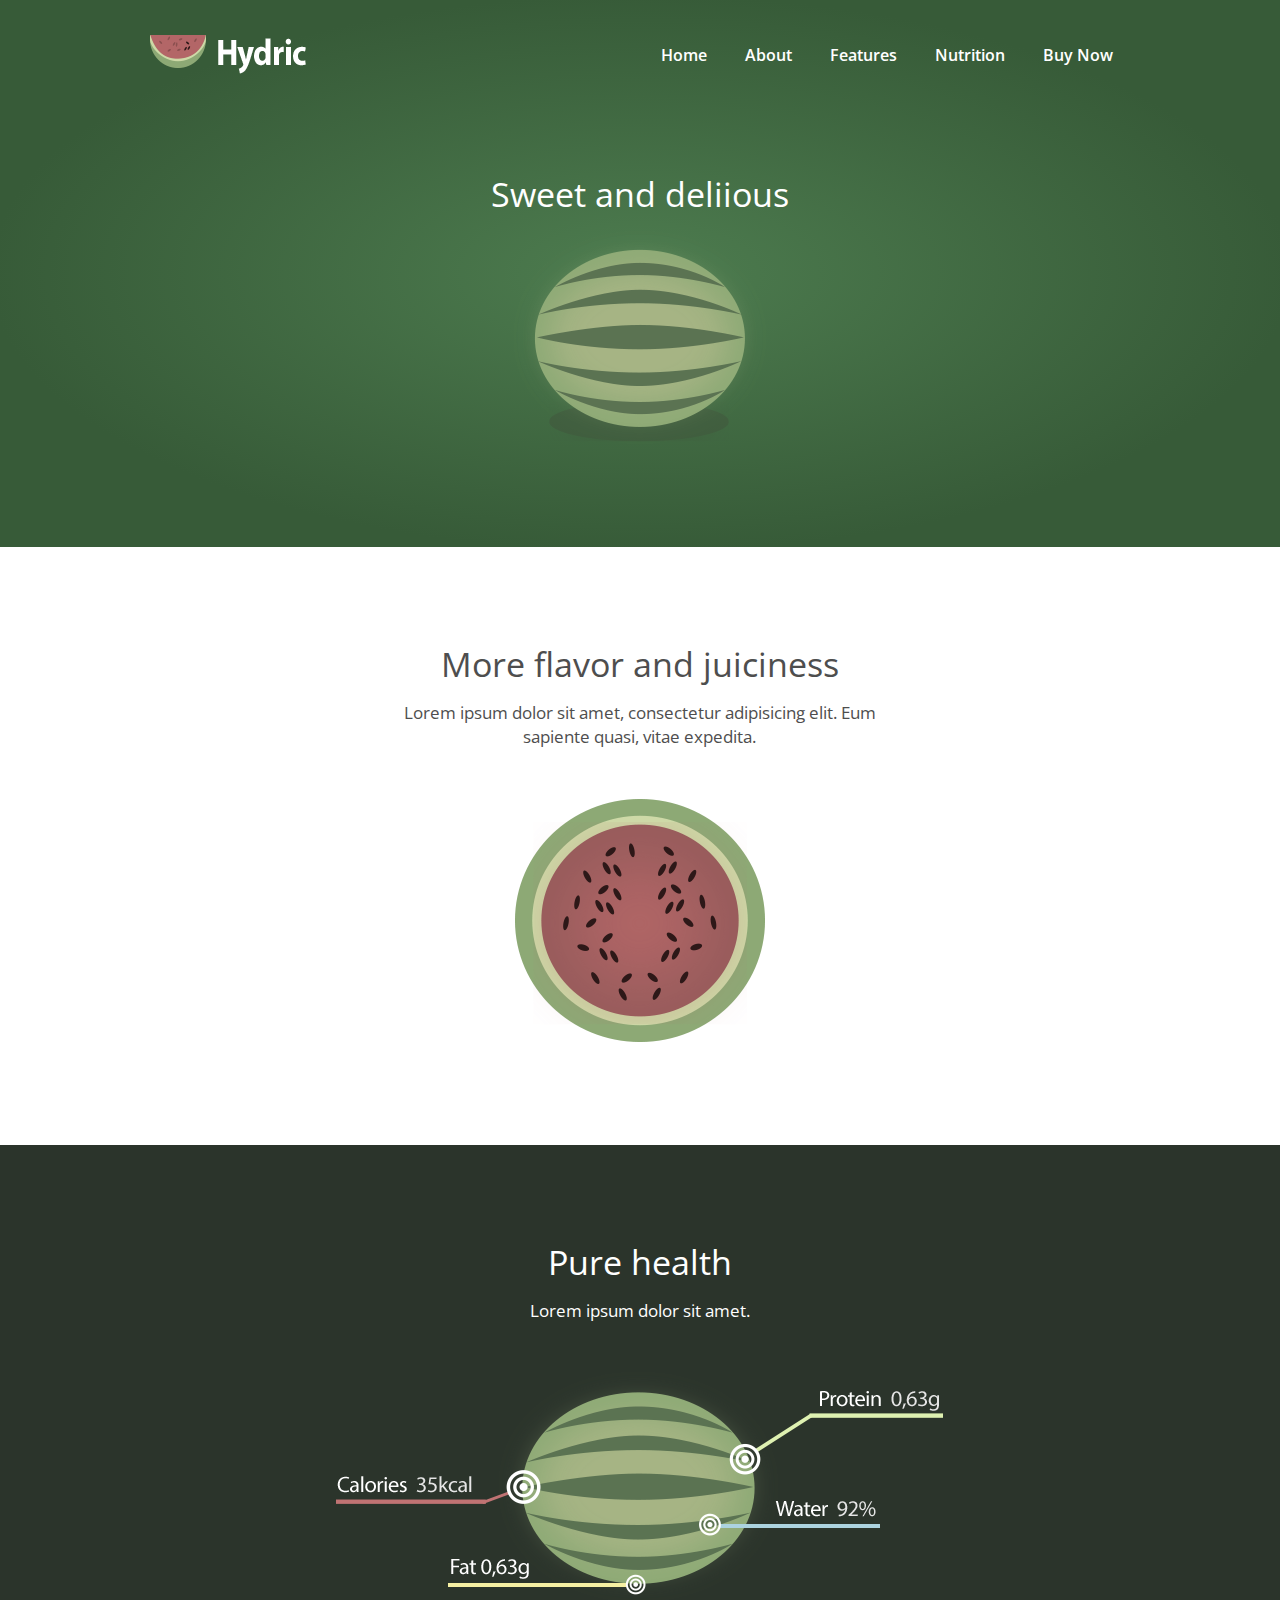
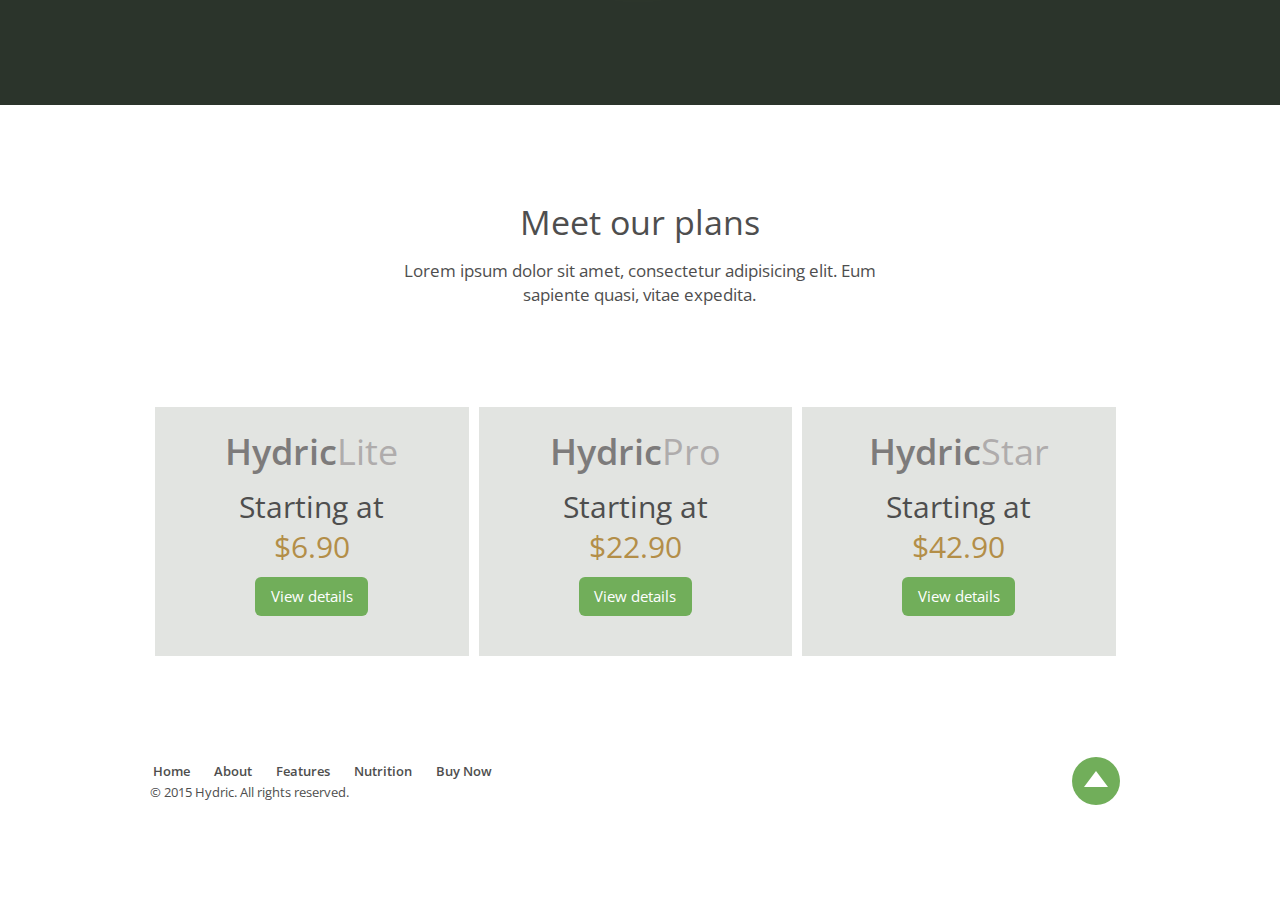
<file: Projector_Homework_watermelon/index.html>
<!DOCTYPE html>
<html lang="en">
<head>
	<meta charset="UTF-8">
	<title>Homework5</title>

	<link rel="stylesheet" href="css/screen.css">
	
	<link href='https://fonts.googleapis.com/css?family=Open+Sans:600,700,400' rel='stylesheet' type='text/css'>

	<meta name="viewport" content="width=device-width; initial-scale=1.0">
</head>

<body>

<div class="wrap">

<!-- HEADER -->

	<section class="header">
		<div class="container">

			<nav class="navbar">
				<figure class="header_logo">
					<img src="images/top-logo.png" width="156" height="39px">
				</figure>

				<div class="menu">
					<a href="#">Home</a>
					<a href="#">About</a>
					<a href="#">Features</a>
					<a href="#">Nutrition</a>
					<a href="#">Buy Now</a>
				</div>
			</nav>
			
			<div class="banner">
				<h1>Sweet and deliious</h1>
				<figure>
					<img src="images/banner_1.png" width="252" height="213">
				</figure>
			</div>


		</div>
	</section>

	<section class="section_1">
		<div class="banner_1">
			<h1>More flavor and juiciness</h1>
			<p>Lorem ipsum dolor sit amet, consectetur adipisicing elit. Eum sapiente quasi, vitae expedita.</p>
			<figure>
				<img src="images/banner_2.png" width="250" height="243">
			</figure>
		</div>
	</section>
	
	<section class="section_2">
		<div class="banner_2">
			<h1>Pure health</h1>
			<p>Lorem ipsum dolor sit amet.</p>
			<figure>
				<img src="images/banner_3.png" width="607px">
			</figure>
		</div>
	</section>

	<section class="plans">
		<div class="banner_1">
			<h1>Meet our plans</h1>
			<p>Lorem ipsum dolor sit amet, consectetur adipisicing elit. Eum sapiente quasi, vitae expedita.</p>
		</div>
		<div class="container">
			<div class="hydric">
				<h2>Hydric<span>Lite</span></h2>
				<p class="starting">Starting at</p>
				<p class="price">$6.90</p>
				<button>View details</button>
			</div>
			<div class="hydric">
				<h2>Hydric<span>Pro</span></h2>
				<p class="starting">Starting at</p>
				<p class="price">$22.90</p>
				<button>View details</button>
			</div>
			<div class="hydric">
				<h2>Hydric<span>Star</span></h2>
				<p class="starting">Starting at</p>
				<p class="price">$42.90</p>
				<button>View details</button>
			</div>
		</div>
	</section>


	<section class="footer">
		<div class="container">

			<div class="small-menu">
				<a href="#">Home</a>
				<a href="#">About</a>
				<a href="#">Features</a>
				<a href="#">Nutrition</a>
				<a href="#">Buy Now</a>
				<p class="small-text">© 2015 Hydric. All rights reserved.</p>
			</div>

			<a href=""><div class="to-the-top-button">
				<div class="triangle"></div>
			</div>
			</a>

		</div>
	</section>





</div>


</body>
</html>
</file>
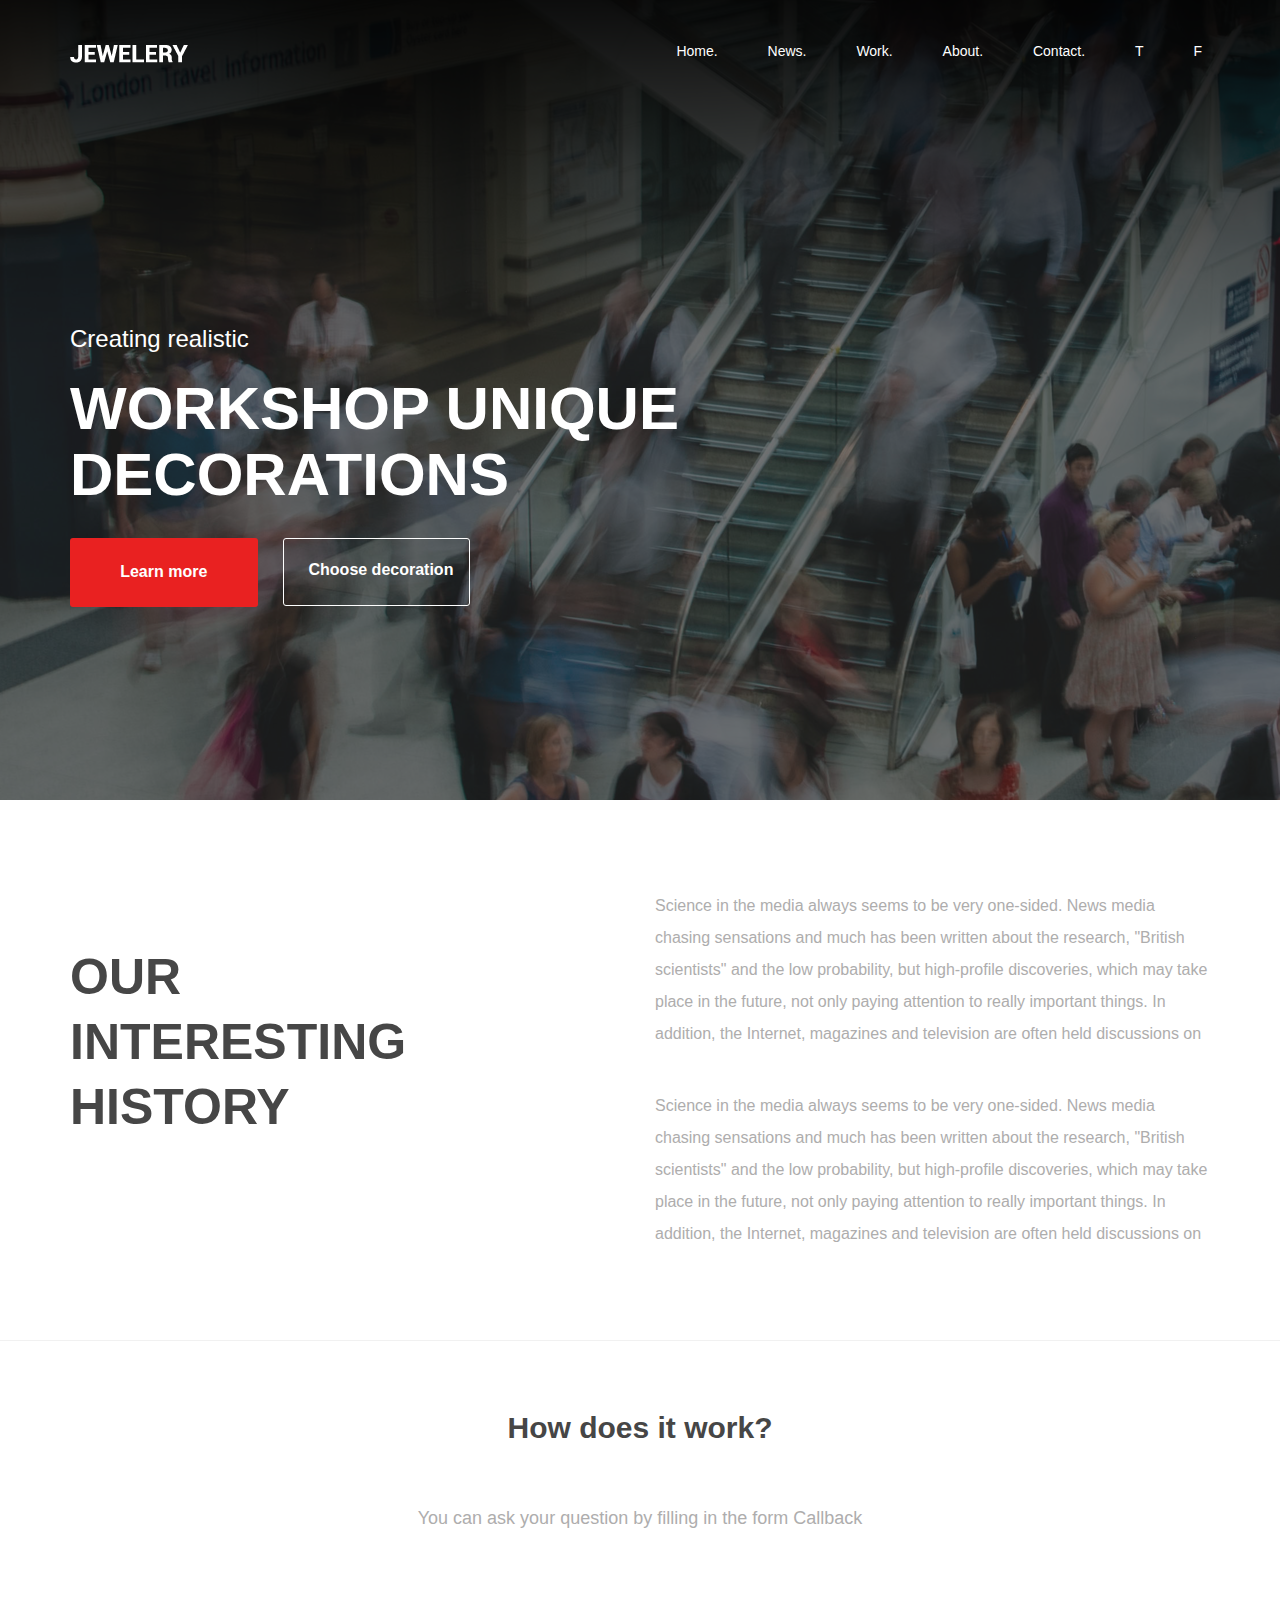
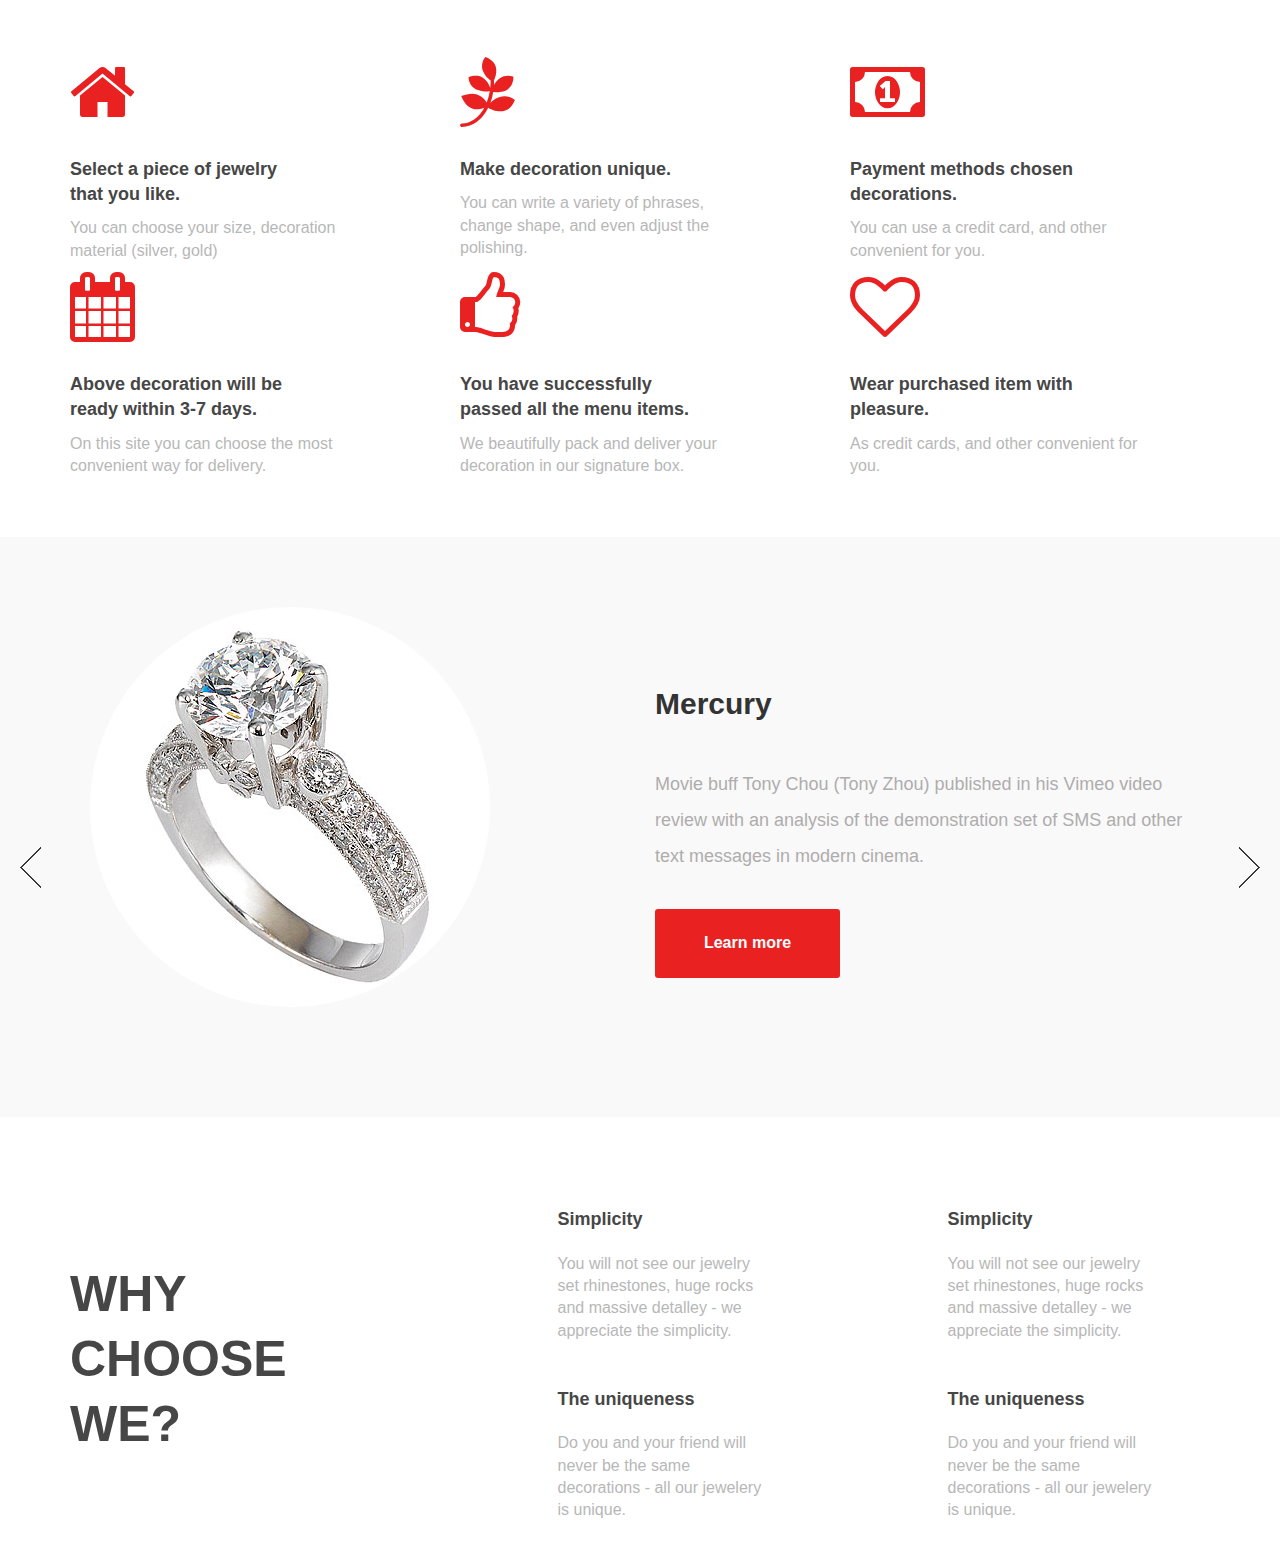
<file: Hillel_Bootstrap_homework/bootstrap-homework.html>
<!DOCTYPE html>
<html lang="en">

<head>
	<meta charset="utf-8">
  <title>Homework_bootstrap</title>
    <meta http-equiv="X-UA-Compatible" content="IE=edge">
    <meta name="viewport" content="width=device-width, initial-scale=1.0">
    <link href="css/bootstrap.min.css" rel="stylesheet">
	  <link rel="stylesheet" type="text/css" href="css/custom.css"
        href='https://fonts.googleapis.com/css?family=Roboto:400,700,300'>
    <link rel="stylesheet" type="text/css" href="css/media.css">
    
    <link rel="stylesheet" href="css/font-awesome.min.css">
</head>

<body>

  <header>
    <nav>
      <div class="container">
        <div class="row">
          <div class="navbar-header">
            <button class="navbar-toggle collapsed menu_btn" data-toggle="collapse" data-target="#top_menu">
              <span class="glyphicon glyphicon-menu-hamburger"></span>   
            </button>

            <a href="#" class="navbar-brand logo">
              <img src="images/logo.png" alt="logo">
            </a>
          </div>

          <div class="collapse navbar-collapse navbar-right" id="top_menu">
            <ul class="menu">
              <li class="active"><a href="#">Home.</a></li>
              <li><a href="#">News.</a></li>
              <li><a href="#">Work.</a></li>
              <li><a href="#">About.</a></li>
              <li><a href="#">Contact.</a></li>
              <li><a href="#">T</a></li>
              <li><a href="#">F</a></li>
            </ul>
          </div>
        </div>
      </div>
    </nav>

    <div class="container">
      <div class="row">
        <div class="col-md-8">
          <div class="title_block">
            <p>Creating realistic</p>
            <h1>workshop UNIQUE DECORATIONS</h1>
            <button class="btn my_btn col-lg-3 col-md-4 col-sm-12 col-xs-12">Learn more</button>
            <button class="btn my_btn_2 col-lg-3 col-md-4 col-sm-12 col-xs-12">Choose decoration</button>
          </div>
        </div>
      </div>
    </div>
  </header>
  
  <section class="about">
    <div class="container">
      <div class="row">
        <div class="col-md-6 col-sm-12">
          <div class="about_h1">
            <h1><p>our</p><p> interesting</p><p>history</p></h1>
          </div>
        </div>
        <div class="col-md-6 col-sm-12">
          <div class="about_p">
            <p>Science in the media always seems to be very one-sided. News media chasing sensations and much has been written about the research, "British scientists" and the low probability, but high-profile discoveries, which may take place in the future, not only paying attention to really important things. In addition, the Internet, magazines and television are often held discussions on </p>
            <p>Science in the media always seems to be very one-sided. News media chasing sensations and much has been written about the research, "British scientists" and the low probability, but high-profile discoveries, which may take place in the future, not only paying attention to really important things. In addition, the Internet, magazines and television are often held discussions on</p>
          </div>
        </div>
      </div>
    </div>
  </section>

  <div class="grey-line"></div>

  <section class="steps">
    <div class="container">

      <div class="row">
        <div class="col-md-6 col-md-offset-3">
          <div class="steps_header">
            <h2>
            How does it work?
            </h2>
            <hr class="zigzag"></hr>
            <p>You can ask your question by filling in the form Callback</p>
          </div>
          <div class="col-md-3"></div>
        </div>
      </div>

      <div class="row">        
        <div class="col-md-4 col-sm-12">
          <div class="steps_steps">
            <i class="fa fa-home fa-5x icon" aria-hidden="true"></i>
            <h4>Select a piece of jewelry that you like.</h4>
            <p>You can choose your size, decoration material (silver, gold)</p>
          </div>
        </div>
         <div class="col-md-4 col-sm-12">
          <div class="steps_steps">
            <i class="fa fa-pagelines fa-5x icon" aria-hidden="true"></i>
            <h4>Make decoration unique.</h4>
            <p>You can write a variety of phrases, change shape, and even adjust the polishing.</p>
            </div>
        </div>
         <div class="col-md-4 col-sm-12">
          <div class="steps_steps">
            <i class="fa fa-money fa-5x icon" aria-hidden="true"></i>
            <h4>Payment methods chosen decorations.</h4>
            <p>You can use a credit card, and other convenient for you.</p>
          </div>
        </div>
      </div>

      <div class="row">
        <div class="col-md-4 col-sm-12">
          <div class="steps_steps">
            <i class="fa fa-calendar fa-5x icon" aria-hidden="true"></i>
            <h4>Above decoration will be ready within 3-7 days.</h4>
            <p>On this site you can choose the most convenient way for delivery.</p>
          </div>
        </div>
        <div class="col-md-4 col-sm-12">
          <div class="steps_steps">
            <i class="fa fa-thumbs-o-up fa-5x icon" aria-hidden="true"></i>
            <h4>You have successfully passed all the menu items.</h4>
            <p>We beautifully pack and deliver your decoration in our signature box.</p>
          </div>
        </div>
         <div class="col-md-4 col-sm-12">
          <div class="steps_steps">
            <i class="fa fa-heart-o fa-5x icon" aria-hidden="true"></i>
            <h4>Wear purchased item with pleasure.</h4>
            <p>As credit cards, and other convenient for you.</p>
          </div>
        </div>
     </div>

    </div>
  </section>
  
  <section class="slider">
     
    <div class="container">
      <div class="row">
        <div class="col-md-6 col-sm-12">
          <img src="images/slider_ring.png" alt="ring" class="img-responsive img-circle">
        </div>
        <div class="col-md-6 col-sm-12">
          <div class="slider_content">
            <h2>
            Mercury
            </h2>
            <hr class="zigzag"></hr>
            <p>Movie buff Tony Chou (Tony Zhou) published in his Vimeo video review with an analysis of the demonstration set of SMS and other text messages in modern cinema.</p>
             <button class="btn my_btn col-lg-4 col-md-4 col-sm-12 col-xs-12">Learn more</button>
            </div>
        </div>
      </div>
    </div>
    
      <div class="pager my_pager_left"><img src="images/left-arrow.png"></div>
      <div class="pager my_pager_right" ><img src="images/right-arrow.png"></div>
    
  </section>

 <section class="why">
   <div class="container">
     <div class="row">
       <div class="col-md-3 col-sm-12">
         <h1><p>why</p><p>choose</p><p>we?</p></h1>
       </div>
       <div class="col-md-3 col-md-offset-2 col-sm-6 col-xs-12" >
         <div class="why_content">
           <div><h4>Simplicity</h4></div>
           <div><p>You will not see our jewelry set rhinestones, huge rocks and massive detalley - we appreciate the simplicity.</p></div>
         </div>
         <div class="why_content">
           <div><h4>The uniqueness</h4></div>
           <div><p>Do you and your friend will never be the same decorations - all our jewelery is unique.</p></div>
         </div>
       </div>
       <div class="col-md-3 col-md-offset-1 col-sm-6 col-xs-12">
         <div class="why_content">
           <div><h4>Simplicity</h4></div>
           <div><p>You will not see our jewelry set rhinestones, huge rocks and massive detalley - we appreciate the simplicity.</p></div>
         </div>
         <div class="why_content">
           <div><h4>The uniqueness</h4></div>
           <div><p>Do you and your friend will never be the same decorations - all our jewelery is unique.</p></div>
         </div>
        </div>
      </div>
   </div>
 </section>





<!-- Javascript -->
	 <!-- jQuery (necessary for Bootstrap's JavaScript plugins) -->
    <script src="https://ajax.googleapis.com/ajax/libs/jquery/1.11.3/jquery.min.js"></script>
    <!-- Include all compiled plugins (below), or include individual files as needed -->
    <script src="js/bootstrap.min.js"></script>
</body>
</html>
</file>
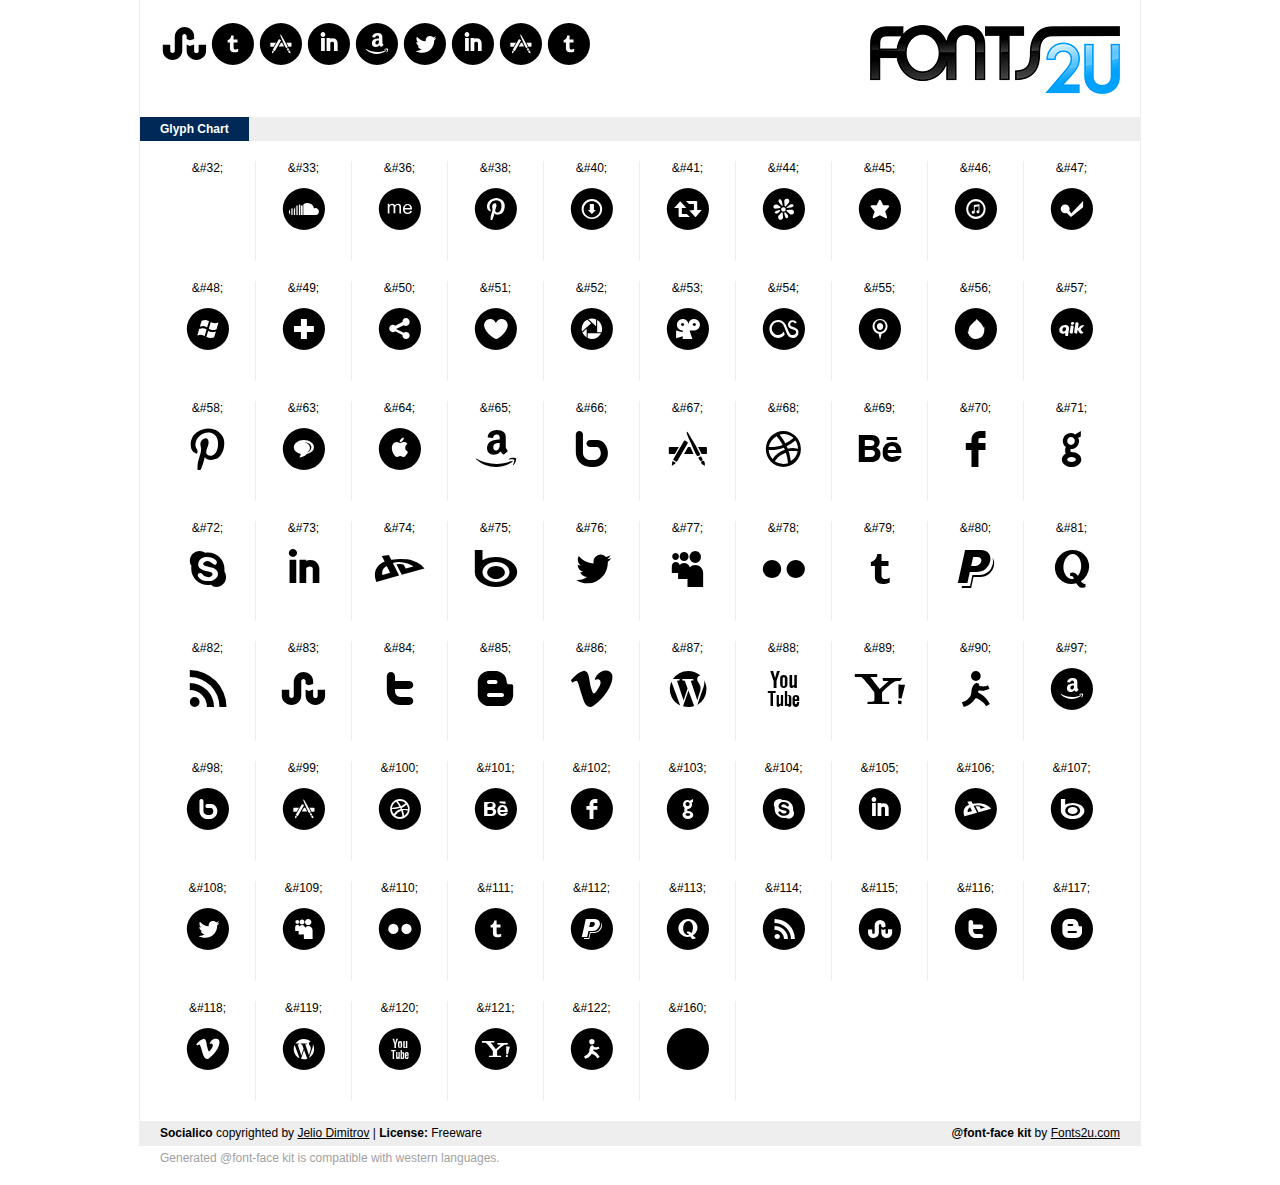
<file: Hillel_Bootstrap_homework/Socialico/demo.html>
﻿<!DOCTYPE html PUBLIC "-//W3C//DTD XHTML 1.0 Strict//EN" "http://www.w3.org/TR/xhtml1/DTD/xhtml1-strict.dtd"> 

<html xmlns="http://www.w3.org/1999/xhtml"> 

  <head> 

    <title>Socialico @font-face kit sample</title> 
    <meta http-equiv="Content-Type" content="text/html; charset=utf-8" />
    
    <style media="screen" type="text/css">/*<![CDATA[*/@import 'stylesheet.css';/*]]>*/</style>
    <style media="screen" type="text/css">/*<![CDATA[*/@import 'demo-files/demo.css';/*]]>*/</style>
    <style type="text/css">#title,#glyphs p{font-family:"Socialico"}</style>

 </head> 
 
<body> 

	<div id="wrapper">
		<div id="title">
			Socialico		</div>
		<div id="logo">
			<a href="http://www.fonts2u.com" target="_blank"><img src="demo-files/fonts2u_logo.gif" width="250" height="69" alt="Fonts2u.com logo" /></a>
		</div>
		<div class="clr"></div>

		<div id="menu">
			<ul>
				<li class="selected"><a href="#glyphs">Glyph Chart</a></li>
			<ul>
			<div class="clr"></div>
		</div>

		<div id="content">
			
			<div id="glyphs">
				﻿<div class="g">&amp;#32;<p> </p></div>﻿<div class="g">&amp;#33;<p>!</p></div>﻿<div class="g">&amp;#36;<p>$</p></div>﻿<div class="g">&amp;#38;<p>&</p></div>﻿<div class="g">&amp;#40;<p>(</p></div>﻿<div class="g">&amp;#41;<p>)</p></div>﻿<div class="g">&amp;#44;<p>,</p></div>﻿<div class="g">&amp;#45;<p>-</p></div>﻿<div class="g">&amp;#46;<p>.</p></div>﻿<div class="g noborder">&amp;#47;<p>/</p></div><div class="clr"></div>﻿<div class="g">&amp;#48;<p>0</p></div>﻿<div class="g">&amp;#49;<p>1</p></div>﻿<div class="g">&amp;#50;<p>2</p></div>﻿<div class="g">&amp;#51;<p>3</p></div>﻿<div class="g">&amp;#52;<p>4</p></div>﻿<div class="g">&amp;#53;<p>5</p></div>﻿<div class="g">&amp;#54;<p>6</p></div>﻿<div class="g">&amp;#55;<p>7</p></div>﻿<div class="g">&amp;#56;<p>8</p></div>﻿<div class="g noborder">&amp;#57;<p>9</p></div><div class="clr"></div>﻿<div class="g">&amp;#58;<p>:</p></div>﻿<div class="g">&amp;#63;<p>?</p></div>﻿<div class="g">&amp;#64;<p>@</p></div>﻿<div class="g">&amp;#65;<p>A</p></div>﻿<div class="g">&amp;#66;<p>B</p></div>﻿<div class="g">&amp;#67;<p>C</p></div>﻿<div class="g">&amp;#68;<p>D</p></div>﻿<div class="g">&amp;#69;<p>E</p></div>﻿<div class="g">&amp;#70;<p>F</p></div>﻿<div class="g noborder">&amp;#71;<p>G</p></div><div class="clr"></div>﻿<div class="g">&amp;#72;<p>H</p></div>﻿<div class="g">&amp;#73;<p>I</p></div>﻿<div class="g">&amp;#74;<p>J</p></div>﻿<div class="g">&amp;#75;<p>K</p></div>﻿<div class="g">&amp;#76;<p>L</p></div>﻿<div class="g">&amp;#77;<p>M</p></div>﻿<div class="g">&amp;#78;<p>N</p></div>﻿<div class="g">&amp;#79;<p>O</p></div>﻿<div class="g">&amp;#80;<p>P</p></div>﻿<div class="g noborder">&amp;#81;<p>Q</p></div><div class="clr"></div>﻿<div class="g">&amp;#82;<p>R</p></div>﻿<div class="g">&amp;#83;<p>S</p></div>﻿<div class="g">&amp;#84;<p>T</p></div>﻿<div class="g">&amp;#85;<p>U</p></div>﻿<div class="g">&amp;#86;<p>V</p></div>﻿<div class="g">&amp;#87;<p>W</p></div>﻿<div class="g">&amp;#88;<p>X</p></div>﻿<div class="g">&amp;#89;<p>Y</p></div>﻿<div class="g">&amp;#90;<p>Z</p></div>﻿<div class="g noborder">&amp;#97;<p>a</p></div><div class="clr"></div>﻿<div class="g">&amp;#98;<p>b</p></div>﻿<div class="g">&amp;#99;<p>c</p></div>﻿<div class="g">&amp;#100;<p>d</p></div>﻿<div class="g">&amp;#101;<p>e</p></div>﻿<div class="g">&amp;#102;<p>f</p></div>﻿<div class="g">&amp;#103;<p>g</p></div>﻿<div class="g">&amp;#104;<p>h</p></div>﻿<div class="g">&amp;#105;<p>i</p></div>﻿<div class="g">&amp;#106;<p>j</p></div>﻿<div class="g noborder">&amp;#107;<p>k</p></div><div class="clr"></div>﻿<div class="g">&amp;#108;<p>l</p></div>﻿<div class="g">&amp;#109;<p>m</p></div>﻿<div class="g">&amp;#110;<p>n</p></div>﻿<div class="g">&amp;#111;<p>o</p></div>﻿<div class="g">&amp;#112;<p>p</p></div>﻿<div class="g">&amp;#113;<p>q</p></div>﻿<div class="g">&amp;#114;<p>r</p></div>﻿<div class="g">&amp;#115;<p>s</p></div>﻿<div class="g">&amp;#116;<p>t</p></div>﻿<div class="g noborder">&amp;#117;<p>u</p></div><div class="clr"></div>﻿<div class="g">&amp;#118;<p>v</p></div>﻿<div class="g">&amp;#119;<p>w</p></div>﻿<div class="g">&amp;#120;<p>x</p></div>﻿<div class="g">&amp;#121;<p>y</p></div>﻿<div class="g">&amp;#122;<p>z</p></div>﻿<div class="g">&amp;#160;<p> </p></div>			</div>
			
			<div class="clr"></div>

		</div>

		<div id="footer">
			<div id="copyright"><strong>Socialico</strong> copyrighted by <a href="http://www.arsek.eu/" target="_blank">Jelio Dimitrov</a> | <strong>License:</strong> Freeware</div>
			<div id="generated"><strong>@font-face kit</strong> by <a href="http://www.fonts2u.com" target="_blank">Fonts2u.com</a></div>
			<div class="clr"></div>
		</div>
	</div>
	<div id="support">Generated @font-face kit is compatible with western languages.</div>

</body> 

</html>
</file>
<file: Projector_Homework_watermelon/css/screen.css>
@charset "UTF-8";
/* Welcome to Compass.
 * In this file you should write your main styles. (or centralize your imports)
 * Import this file using the following HTML or equivalent:
 * <link href="/stylesheets/screen.css" media="screen, projection" rel="stylesheet" type="text/css" /> */
/* line 5, ../../../../../Ruby21-x64/lib/ruby/gems/2.1.0/gems/compass-core-1.0.3/stylesheets/compass/reset/_utilities.scss */
html, body, div, span, applet, object, iframe,
h1, h2, h3, h4, h5, h6, p, blockquote, pre,
a, abbr, acronym, address, big, cite, code,
del, dfn, em, img, ins, kbd, q, s, samp,
small, strike, strong, sub, sup, tt, var,
b, u, i, center,
dl, dt, dd, ol, ul, li,
fieldset, form, label, legend,
table, caption, tbody, tfoot, thead, tr, th, td,
article, aside, canvas, details, embed,
figure, figcaption, footer, header, hgroup,
menu, nav, output, ruby, section, summary,
time, mark, audio, video {
  margin: 0;
  padding: 0;
  border: 0;
  font: inherit;
  font-size: 100%;
  vertical-align: baseline;
}

/* line 22, ../../../../../Ruby21-x64/lib/ruby/gems/2.1.0/gems/compass-core-1.0.3/stylesheets/compass/reset/_utilities.scss */
html {
  line-height: 1;
}

/* line 24, ../../../../../Ruby21-x64/lib/ruby/gems/2.1.0/gems/compass-core-1.0.3/stylesheets/compass/reset/_utilities.scss */
ol, ul {
  list-style: none;
}

/* line 26, ../../../../../Ruby21-x64/lib/ruby/gems/2.1.0/gems/compass-core-1.0.3/stylesheets/compass/reset/_utilities.scss */
table {
  border-collapse: collapse;
  border-spacing: 0;
}

/* line 28, ../../../../../Ruby21-x64/lib/ruby/gems/2.1.0/gems/compass-core-1.0.3/stylesheets/compass/reset/_utilities.scss */
caption, th, td {
  text-align: left;
  font-weight: normal;
  vertical-align: middle;
}

/* line 30, ../../../../../Ruby21-x64/lib/ruby/gems/2.1.0/gems/compass-core-1.0.3/stylesheets/compass/reset/_utilities.scss */
q, blockquote {
  quotes: none;
}
/* line 103, ../../../../../Ruby21-x64/lib/ruby/gems/2.1.0/gems/compass-core-1.0.3/stylesheets/compass/reset/_utilities.scss */
q:before, q:after, blockquote:before, blockquote:after {
  content: "";
  content: none;
}

/* line 32, ../../../../../Ruby21-x64/lib/ruby/gems/2.1.0/gems/compass-core-1.0.3/stylesheets/compass/reset/_utilities.scss */
a img {
  border: none;
}

/* line 116, ../../../../../Ruby21-x64/lib/ruby/gems/2.1.0/gems/compass-core-1.0.3/stylesheets/compass/reset/_utilities.scss */
article, aside, details, figcaption, figure, footer, header, hgroup, main, menu, nav, section, summary {
  display: block;
}

@font-face {
  font-family: 'Open Sans', sans-serif;
  src: url("../fonts/OpenSans-regulat.ttf");
  font-weight: 400;
  font-style: normal;
}
@font-face {
  font-family: 'Open Sans', sans-serif;
  src: url("../fonts/OpenSans-semibold.ttf");
  font-weight: 600;
  font-style: normal;
}
@font-face {
  font-family: 'Open Sans', sans-serif;
  src: url("../fonts/OpenSans-bold.ttf");
  font-weight: 700;
  font-style: normal;
}
/* VARIABLES*/
/* MIXINS */
/* ╤В╨╡╨║╤Б╤В ╨╝╨╡╨╜╤О */
/* ╤В╨╡╨║╤Б╤В ╨╖╨░╨│╨╛╨╗╨╛╨▓╨║╨╛╨▓ ╤Б╨▓╨╡╤В╨╗╤Л╨╣*/
/* ╤В╨╡╨║╤Б╤В ╨╖╨░╨│╨╛╨╗╨╛╨▓╨║╨╛╨▓ ╤В╨╡╨╝╨╜╤Л╨╣*/
/* ╤В╨╡╨║╤Б╤В  ╨┐╨╛╨┤╨╖╨░╨│╨╛╨╗╨╛╨▓╨╛╨║ ╤В╨╡╨╝╨╜╤Л╨╣*/
/* ╤В╨╡╨║╤Б╤В  ╨┐╨╛╨┤╨╖╨░╨│╨╛╨╗╨╛╨▓╨╛╨║ ╤Б╨▓╨╡╤В╨╗╤Л*/
/* ╤В╨╡╨║╤Б╤В  ╨┐╨╛╨┤╨╖╨░╨│╨╛╨╗╨╛╨▓╨╛╨║ ╤Б╨▓╨╡╤В╨╗╤Л*/
/* line 133, ../sass/screen.scss */
.container {
  margin: 0 auto;
  width: 980px;
  display: block;
}
/* line 42, ../sass/screen.scss */
.container:after {
  content: "";
  display: table;
  clear: both;
}

/* HEADER & NAVBAR*/
/* line 142, ../sass/screen.scss */
.header {
  background: #4d7c4f;
  /* Old browsers */
  background: -moz-radial-gradient(center, ellipse cover, #4d7c4f 0%, #375b38 72%);
  /* FF3.6-15 */
  background: -webkit-radial-gradient(center, ellipse cover, #4d7c4f 0%, #375b38 72%);
  /* Chrome10-25,Safari5.1-6 */
  background: radial-gradient(ellipse at center, #4d7c4f 0%, #375b38 72%);
  /* W3C, IE10+, FF16+, Chrome26+, Opera12+, Safari7+ */
  filter: progid:DXImageTransform.Microsoft.gradient( startColorstr='#4d7c4f', endColorstr='#375b38',GradientType=1 );
  /* IE6-9 fallback on horizontal gradient */
  /* height: 700px; */
}

/* line 147, ../sass/screen.scss */
.navbar {
  padding-top: 35px;
}
/* line 42, ../sass/screen.scss */
.navbar:after {
  content: "";
  display: table;
  clear: both;
}
/* line 150, ../sass/screen.scss */
.navbar .header_logo {
  float: left;
  width: 16.32653%;
  -webkit-filter: grayscale(50%);
}
/* line 122, ../sass/screen.scss */
.navbar .header_logo:hover {
  -webkit-filter: none;
}
/* line 155, ../sass/screen.scss */
.navbar .menu {
  float: right;
  width: 67.34694%;
  text-align: right;
}
/* line 160, ../sass/screen.scss */
.navbar .menu a {
  line-height: 40px;
  text-decoration: none;
  border: 3px solid transparent;
  padding: 11px 14px 8px 14px;
  color: #ffffff;
  font-size: 16px;
  font-weight: 600;
  font-family: "Open Sans", sans-serif;
}
/* line 166, ../sass/screen.scss */
.navbar .menu a:hover {
  border: 3px solid #ffffff;
  padding: 11px 14px 8px 14px;
}

/* line 174, ../sass/screen.scss */
.banner {
  width: 51.02041%;
  margin: 0 auto;
  text-align: center;
  padding-bottom: 100px;
  padding-top: 100px;
}
/* line 177, ../sass/screen.scss */
.banner figure {
  padding-top: 20px;
  -webkit-filter: grayscale(50%);
}
/* line 122, ../sass/screen.scss */
.banner figure:hover {
  -webkit-filter: none;
}
/* line 181, ../sass/screen.scss */
.banner h1 {
  color: #ffffff;
  font-size: 34px;
  font-family: "Open Sans", sans-serif;
  text-align: center;
}

/* line 185, ../sass/screen.scss */
.banner_1 {
  width: 51.02041%;
  margin: 0 auto;
  text-align: center;
  padding-bottom: 100px;
  padding-top: 100px;
}
/* line 188, ../sass/screen.scss */
.banner_1 figure {
  padding-top: 50px;
  -webkit-filter: grayscale(50%);
}
/* line 122, ../sass/screen.scss */
.banner_1 figure:hover {
  -webkit-filter: none;
}
/* line 192, ../sass/screen.scss */
.banner_1 p {
  width: 80%;
  margin: 0 auto;
  padding-top: 20px;
  color: #4e4e4e;
  font-size: 17px;
  font-weight: 400;
  font-family: "Open Sans", sans-serif;
  text-align: center;
  line-height: 1.4;
}
/* line 199, ../sass/screen.scss */
.banner_1 h1 {
  color: #4e4e4e;
  font-size: 34px;
  font-weight: 400;
  font-family: "Open Sans", sans-serif;
  text-align: center;
}

/* line 204, ../sass/screen.scss */
.section_2 {
  background-color: #2b342b;
}

/* line 207, ../sass/screen.scss */
.banner_2 {
  width: 51.02041%;
  margin: 0 auto;
  text-align: center;
  padding-bottom: 100px;
  padding-top: 100px;
}
/* line 210, ../sass/screen.scss */
.banner_2 figure {
  padding-top: 50px;
  -webkit-filter: grayscale(50%);
}
/* line 122, ../sass/screen.scss */
.banner_2 figure:hover {
  -webkit-filter: none;
}
/* line 214, ../sass/screen.scss */
.banner_2 h1 {
  color: #ffffff;
  font-size: 34px;
  font-family: "Open Sans", sans-serif;
  text-align: center;
}
/* line 217, ../sass/screen.scss */
.banner_2 p {
  width: 60%;
  margin: 0 auto;
  padding-top: 20px;
  color: #ffffff;
  font-size: 17px;
  font-weight: 400;
  font-family: "Open Sans", sans-serif;
  text-align: center;
  line-height: 1.4;
}

/* line 225, ../sass/screen.scss */
.plans .bottom {
  background-color: #e9ede9;
  height: 100%;
  padding-bottom: 100px;
}
/* line 42, ../sass/screen.scss */
.plans .bottom:after {
  content: "";
  display: table;
  clear: both;
}

/* line 231, ../sass/screen.scss */
.hydric {
  background-color: #e2e4e1;
  width: 32%;
  margin-left: 5px;
  margin-right: 5px;
  float: left;
  text-align: center;
  padding-bottom: 40px;
}
/* line 42, ../sass/screen.scss */
.hydric:after {
  content: "";
  display: table;
  clear: both;
}
/* line 241, ../sass/screen.scss */
.hydric .starting {
  color: #afacac;
  font-size: 36px;
  font-weight: 400;
  font-family: "Open Sans", sans-serif;
  text-align: center;
  line-height: 90px;
  color: #4e4e4e;
  font-size: 30px;
  line-height: 20px;
  padding-bottom: 20px;
}
/* line 248, ../sass/screen.scss */
.hydric .price {
  color: #afacac;
  font-size: 36px;
  font-weight: 400;
  font-family: "Open Sans", sans-serif;
  text-align: center;
  line-height: 90px;
  color: #b38e48;
  font-size: 30px;
  line-height: 20px;
  padding-bottom: 20px;
}
/* line 255, ../sass/screen.scss */
.hydric h2 {
  color: #7d7b7b;
  font-size: 36px;
  font-weight: 600;
  font-family: "Open Sans", sans-serif;
  text-align: center;
  line-height: 90px;
}
/* line 258, ../sass/screen.scss */
.hydric span {
  color: #afacac;
  font-size: 36px;
  font-weight: 400;
  font-family: "Open Sans", sans-serif;
  text-align: center;
  line-height: 90px;
}
/* line 261, ../sass/screen.scss */
.hydric button {
  background-color: #71ae5a;
  color: #afacac;
  font-size: 36px;
  font-weight: 400;
  font-family: "Open Sans", sans-serif;
  text-align: center;
  line-height: 90px;
  color: #ffffff;
  width: 113px;
  line-height: 37px;
  font-size: 15px;
  border-radius: 6px;
  border: none;
}

/* line 275, ../sass/screen.scss */
.small-menu {
  float: left;
  width: 51.02041%;
  text-align: left;
  padding-top: 100px;
  padding-bottom: 100px;
}
/* line 282, ../sass/screen.scss */
.small-menu a {
  color: #4e4e4e;
  font-family: "Open Sans", sans-serif;
  font-weight: 600;
  font-size: 13px;
  line-height: 30px;
  text-decoration: none;
  border: 3px solid transparent;
  padding: 0px 14px 14px 0px;
}
/* line 292, ../sass/screen.scss */
.small-menu p {
  color: #4e4e4e;
  font-family: "Open Sans", sans-serif;
  font-weight: 400;
  font-size: 13px;
}

/* line 300, ../sass/screen.scss */
.footer .container {
  position: relative;
}

/* line 303, ../sass/screen.scss */
.to-the-top-button {
  position: absolute;
  right: 10px;
  top: 50%;
  margin-top: -20px;
  width: 48px;
  height: 48px;
  border-radius: 50%;
  background-color: #71ae5a;
}
/* line 312, ../sass/screen.scss */
.to-the-top-button .triangle {
  width: 0;
  height: 0;
  border-left: 12px solid transparent;
  border-right: 12px solid transparent;
  border-bottom: 16px solid white;
  margin: 14px auto;
}

@media only screen and (max-width: 980px) {
  /* line 327, ../sass/screen.scss */
  .container {
    width: 100%;
  }

  /* line 332, ../sass/screen.scss */
  .navbar .header_logo {
    width: 100%;
    margin: 0 auto;
    float: none;
    text-align: center;
    margin-bottom: 20px;
  }
  /* line 336, ../sass/screen.scss */
  .navbar .menu {
    width: 100%;
    margin: 0 auto;
    float: none;
    text-align: center;
  }

  /* line 341, ../sass/screen.scss */
  .banner, .banner_1, .banner_2, .hydric {
    width: 100%;
    width: 100%;
    margin: 0 auto;
    float: none;
    text-align: center;
  }

  /* line 346, ../sass/screen.scss */
  .banner_2 figure img {
    width: 80%;
  }

  /* line 350, ../sass/screen.scss */
  .hydric {
    margin-bottom: 10px;
  }

  /* line 355, ../sass/screen.scss */
  .footer .container .small-menu {
    width: 80% !important;
    position: static !important;
    width: 100%;
    margin: 0 auto;
    float: none;
    text-align: center;
  }
  /* line 42, ../sass/screen.scss */
  .footer .container .small-menu:after {
    content: "";
    display: table;
    clear: both;
  }
  /* line 360, ../sass/screen.scss */
  .footer .container .small-menu p {
    margin-top: 10px;
  }

  /* line 366, ../sass/screen.scss */
  .to-the-top-button {
    position: relative;
    margin: -60px auto 30px;
  }
  /* line 369, ../sass/screen.scss */
  .to-the-top-button .triangle {
    position: absolute;
    top: 0;
    left: 12px;
  }
}
</file>
<file: Hillel_Bootstrap_homework/css/media.css>
/*==========  Desktop First Method  ==========*/

/* Large Devices, Wide Screens */
@media only screen and (max-width : 1200px) {

}

/* Medium Devices, Desktops */
@media only screen and (max-width : 992px) {

.title_block button {
	margin-top: 15px;
	}
.menu {
	padding-left: 10px;
	padding-top: 5px;
	}
.menu li{
	padding: 0 15px;
	}
.about {
	margin-top: 10px;
	}
	.about_h1 p {
	font-size: 35px;
	}
	.about_h1 {
	padding-bottom: 30px;
	text-align: center;
	}
.steps_steps {
	text-align: center;
	border: 1px solid white;
	margin: 5px 10px 5px 10px;
	padding: 5px;
	background-color: #f8f8f8;
	border-radius: 6px;
	}
	.steps_steps h4, .steps_steps p, .why_content h4, .why_content p  {
		width: 100%;
		}
.slider_content {
	text-align: center;
	}
.slider img, .slider .zigzag {
	margin: 0 auto;
	}
.why {
	text-align: center;
	margin-top: 5px;
	}
.why h1 {
	padding-bottom: 20px;
	padding-top: 25px;
	}
.why_content {
	text-align: center;
	border: 1px solid white;
	margin: 5px 10px 5px 10px;
	padding: 5px;
	background-color: #f8f8f8;
	border-radius: 6px;
	}

}

/* Small Devices, Tablets */
@media only screen and (max-width : 768px) {
	
	/*Disable Animation on Mobile Devices*/
	.animated {
		/*CSS transitions*/
		-o-transition-property: none !important;
		-moz-transition-property: none !important;
		-ms-transition-property: none !important;
		-webkit-transition-property: none !important;
		transition-property: none !important;
		/*CSS transforms*/
		-o-transform: none !important;
		-moz-transform: none !important;
		-ms-transform: none !important;
		-webkit-transform: none !important;
		transform: none !important;
		/*CSS animations*/
		-webkit-animation: none !important;
		-moz-animation: none !important;
		-o-animation: none !important;
		-ms-animation: none !important;
		animation: none !important;
	}

nav {
	height: 60px;
	line-height: 60px;
	background-color: #1e1f1e;
	position: absolute;
	top: 0;
	left: 0;
	width: 100%;
	z-index: 9999;
	text-align: center;
	}
.logo {
	padding-top: 20px;
	}
.menu_btn {
	height: 40px;
	width: 40px;
	background-color: #e92121;
	border-radius: 50%;
	color: white;
	}
	.menu_btn span {
		top: -15px;
		}
#top_menu {
	background-color: #1e1f1e;
	padding: 20px 0;
	}
.menu li {
	display: block;
	}
.menu li a {
	display: block;
	}
.menu li a:hover,
.menu li a:focus  {
	color: white;
	background-color: #5f6161;
	}
.title_block {
	margin-top: 300px;
	}
	.title_block button {
	margin-top: 15px;
	}
header {
	-webkit-background-size: cover;
	background-size: cover;
	background-repeat: no-repeat;
	}	
.about {
	margin-top: 10px;
	}
	.about_h1 p {
	font-size: 35px;
	}
	.about_h1 {
	padding-bottom: 30px;
	text-align: center;
	}
.steps_steps {
	text-align: center;
	border: 1px solid white;
	margin: 5px 10px 5px 10px;
	padding: 5px;
	background-color: #f8f8f8;
	border-radius: 6px;
	width: 100%;
	}
	.steps_steps h4, .steps_steps p, .why_content h4, .why_content p  {
		width: 100%;
		}
	.why {
	text-align: center;
	margin-top: 5px;
	}
.why h1 {
	padding-bottom: 20px;
	padding-top: 25px;
	}
.why_content {
	text-align: center;
	border: 1px solid white;
	margin: 5px 10px 5px 10px;
	padding: 5px;
	background-color: #f8f8f8;
	border-radius: 6px;
	}

}

/* Extra Small Devices, Phones */
@media only screen and (max-width : 480px) {

nav {
	height: 60px;
	line-height: 60px;
	background-color: #1e1f1e;
	position: fixed;
	top: 0;
	left: 0;
	width: 100%;
	z-index: 9999;
	text-align: center;
	}
.logo {
	padding-top: 20px;
	}
.menu_btn {
	height: 40px;
	width: 40px;
	background-color: #e92121;
	border-radius: 50%;
	color: white;
	}
	.menu_btn span {
		top: -15px;
		}
#top_menu {
	background-color: #1e1f1e;
	padding: 20px 0;
	}
.menu li {
	display: block;
	}
.menu li a {
	display: block;
	}
.menu li a:hover,
.menu li a:focus  {
	color: white;
	background-color: #5f6161;
	}
.title_block {
	margin-top: 300px;
	}
	.title_block button {
		margin-top: 15px;
		}
	.title_block h1 {
		font-size: 35px;
		}
	.title_block p {
		font-size: 24px;
		}
header {
	-webkit-background-size: cover;
	background-size: cover;
	background-repeat: no-repeat;
	}

.about {
	margin-top: 10px;
	}
	.about_h1 p {
	font-size: 35px;
	}
	.about_h1 {
	padding-bottom: 30px;
	text-align: center;
	}
.steps_steps {
	text-align: center;
	border: 1px solid white;
	margin: 5px 10px 5px 10px;
	padding: 5px;
	background-color: #f8f8f8;
	border-radius: 6px;
	width: 100%;
	}
	.steps_steps h4, .steps_steps p, .why_content h4, .why_content p  {
		width: 100%;
		}
	.why {
	text-align: center;
	margin-top: 5px;
	}
.why h1 {
	padding-bottom: 20px;
	padding-top: 25px;
	}
.why_content {
	text-align: center;
	border: 1px solid white;
	margin: 5px 10px 5px 10px;
	padding: 5px;
	background-color: #f8f8f8;
	border-radius: 6px;
	}
}

/* Custom, iPhone Retina */
@media only screen and (max-width : 320px) {

nav {
	height: 60px;
	line-height: 60px;
	background-color: #1e1f1e;
	position: absolute;
	top: 0;
	left: 0;
	width: 100%;
	z-index: 9999;
	text-align: center;
	}
.logo {
	padding-top: 20px;
	}
.menu_btn {
	height: 40px;
	width: 40px;
	background-color: #e92121;
	border-radius: 50%;
	color: white;
	}
	.menu_btn span {
		top: -15px;
		}
#top_menu {
	background-color: #1e1f1e;
	padding: 20px 0;
	}
.menu li {
	display: block;
	}
.menu li a {
	display: block;
	}
.menu li a:hover.
.menu li a:focus  {
	color: white;
	background-color: #5f6161;
	}
.title_block {
	margin-top: 300px;
	}
	.title_block button {
		margin-top: 15px;
		}
	.title_block h1 {
		font-size: 35px;
		}
	.title_block p {
		font-size: 24px;
		}
header {
	-webkit-background-size: cover;
	background-size: cover;
	background-repeat: no-repeat;
	}	

.about {
	margin-top: 10px;
	}
	.about_h1 p {
	font-size: 35px;
	}
	.about_h1 {
	padding-bottom: 30px;
	text-align: center;
	}
.steps_steps {
	text-align: center;
	border: 1px solid white;
	margin: 5px 10px 5px 10px;
	padding: 5px;
	background-color: #f8f8f8;
	border-radius: 6px;
	width: 100%;
	}
	.steps_steps h4, .steps_steps p, .why_content h4, .why_content p  {
		width: 100%;
		}
	.why {
	text-align: center;
	margin-top: 5px;
	}
.why h1 {
	padding-bottom: 20px;
	padding-top: 25px;
	}
.why_content {
	text-align: center;
	border: 1px solid white;
	margin: 5px 10px 5px 10px;
	padding: 5px;
	background-color: #f8f8f8;
	border-radius: 6px;
	}

}

/*==========  Mobile First Method  ==========*/

/* Custom, iPhone Retina */
@media only screen and (min-width : 320px) {

}

/* Extra Small Devices, Phones */
@media only screen and (min-width : 480px) {

}

/* Small Devices, Tablets */
@media only screen and (min-width : 768px) {

}

/* Medium Devices, Desktops */
@media only screen and (min-width : 992px) {

}

/* Large Devices, Wide Screens */
@media only screen and (min-width : 1200px) {

}
</file>
